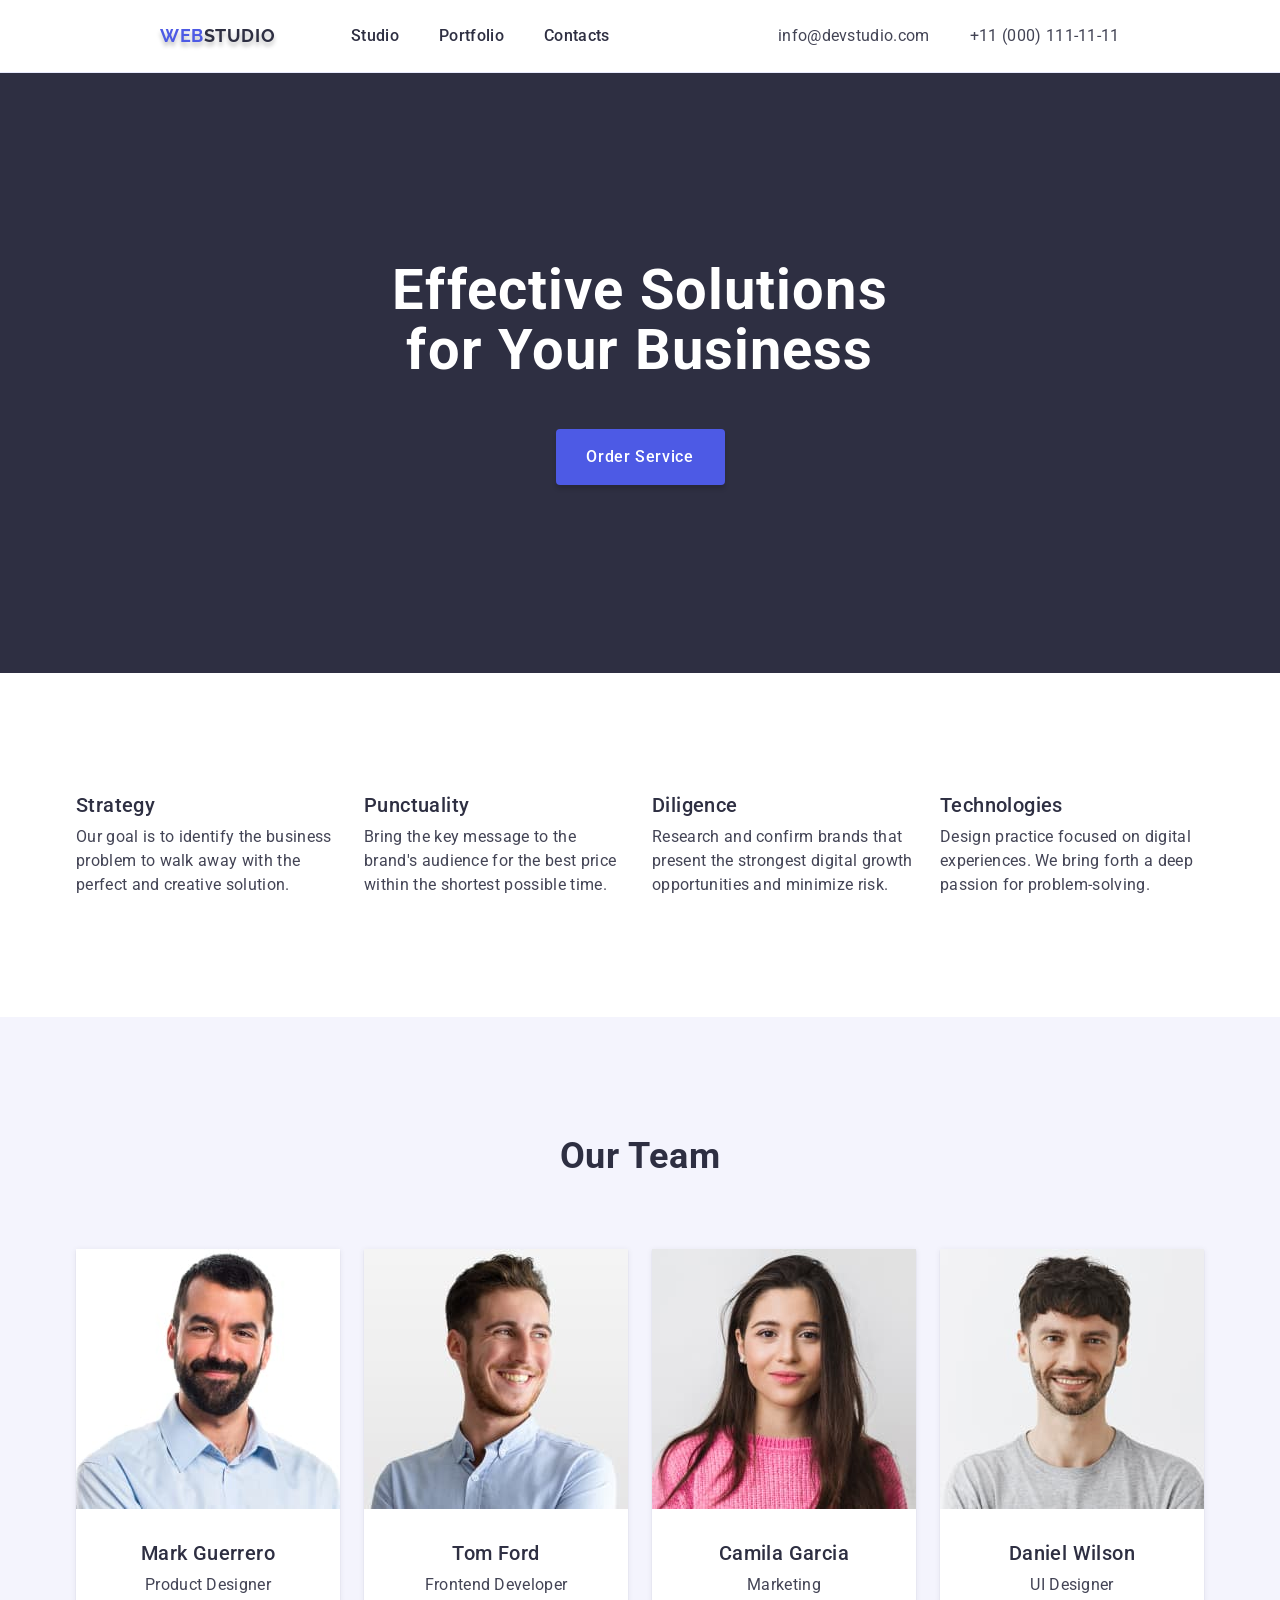
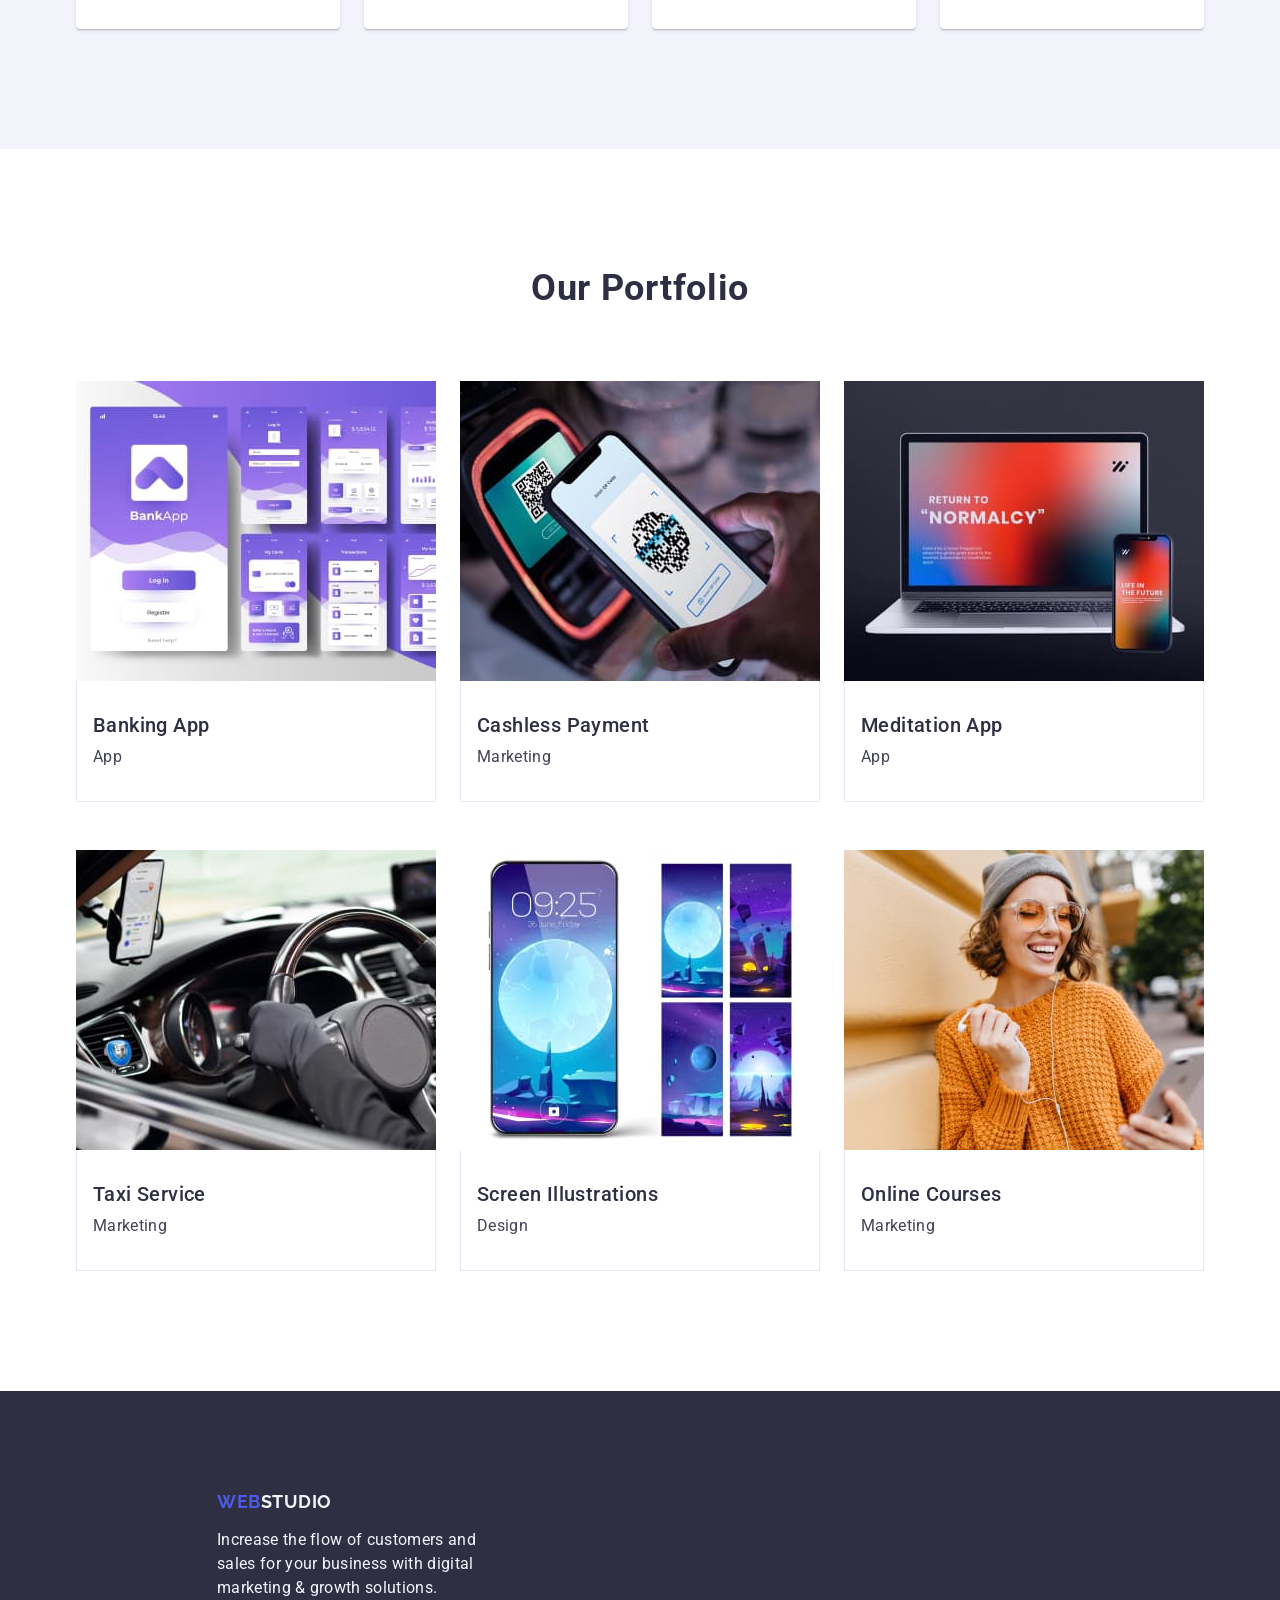
<file: index.html>
<!DOCTYPE html>
<html lang="en">
  <head>
    <meta charset="UTF-8" />
    <meta name="viewport" content="width=device-width, initial-scale=1.0" />
    <link rel="preconnect" href="https://fonts.googleapis.com" />
    <link rel="preconnect" href="https://fonts.gstatic.com" crossorigin />
    <link
      href="https://fonts.googleapis.com/css2?family=Raleway:wght@800&family=Roboto:wght@400;500;700;900&display=swap"
      rel="stylesheet"
    />
    <link rel="stylesheet" href="./modern-normalize.min.css" />
    <link rel="stylesheet" href="./css/styles.css" />
    <title>WEBSTUDIO</title>
  </head>
  <body>
    <header class="header-border">
      <div class="menu container">
        <nav class="menu-box-nav">
          <a class="logo logo-shadow" href="./index.html"
            >Web<span class="color-logo-studio-menu">Studio</span>
          </a>
          <ul class="menu-nav">
            <li class="menu-nav-list">
              <a class="menu-nav-link" href="./index.html">Studio</a>
            </li>
            <li class="menu-nav-list">
              <a class="menu-nav-link" href="">Portfolio</a>
            </li>
            <li class="menu-nav-list">
              <a class="menu-nav-link" href="">Contacts</a>
            </li>
          </ul>
        </nav>
        <address class="box-address">
          <ul class="contacts-address">
            <li class="contacts-list">
              <a class="contacts-address-link" href="mailto:info@devstudio.com"
                >info@devstudio.com</a
              >
            </li>
            <li class="contacts-list">
              <a class="contacts-address-link" href="tel:+110001111111"
                >+11 (000) 111-11-11</a
              >
            </li>
          </ul>
        </address>
      </div>
    </header>
    <main>
      <!--Hero-->
      <section class="hero">
        <div class="container">
          <h1 class="hero-header">Effective Solutions for Your Business</h1>
          <button class="hero-btn" type="button">Order Service</button>
        </div>
      </section>
      <!--Feature-->
      <section class="feature">
        <div class="container">
          <h2 class="visually-hidden">Feature</h2>
          <ul class="feature-list">
            <li class="feature-box">
              <h3 class="feature-second-header">Strategy</h3>
              <p class="feature-text">
                Our goal is to identify the business problem to walk away with
                the perfect and creative solution.
              </p>
            </li>
            <li class="feature-box">
              <h3 class="feature-second-header">Punctuality</h3>
              <p class="feature-text">
                Bring the key message to the brand's audience for the best price
                within the shortest possible time.
              </p>
            </li>
            <li class="feature-box">
              <h3 class="feature-second-header">Diligence</h3>
              <p class="feature-text">
                Research and confirm brands that present the strongest digital
                growth opportunities and minimize risk.
              </p>
            </li>
            <li class="feature-box">
              <h3 class="feature-second-header">Technologies</h3>
              <p class="feature-text">
                Design practice focused on digital experiences. We bring forth a
                deep passion for problem-solving.
              </p>
            </li>
          </ul>
        </div>
      </section>
      <!--Our Team-->
      <section class="our-team">
        <div class="container">
          <h2 class="our-team-header">Our Team</h2>
          <ul class="our-team-list">
            <li class="our-team-box">
              <img
                src="./images/our-team/markguerrero.jpg"
                alt="Zdjęcie usmiechnietego mężczyzny, ciemne, krótkie włosy i broda w koszuli jasnoniebieskiej"
                width="264"
              />
              <div class="our-team-name-box">
                <h3 class="our-team-second-header">Mark Guerrero</h3>
                <p class="our-team-text">Product Designer</p>
              </div>
            </li>
            <li class="our-team-box">
              <img
                src="./images/our-team/tomford.jpg"
                alt="Zdjęcie usmiechnietego mężczyzny, ciemno blond, krótkie włosy w koszuli jasnoniebieskiej"
                width="264"
              />
              <div class="our-team-name-box">
                <h3 class="our-team-second-header">Tom Ford</h3>
                <p class="our-team-text">Frontend Developer</p>
              </div>
            </li>
            <li class="our-team-box">
              <img
                src="./images/our-team/camilagarcia.jpg"
                alt="Zdjęcie kobiety, ciemne, długie włosy w różowym swetrze"
                width="264"
              />
              <div class="our-team-name-box">
                <h3 class="our-team-second-header">Camila Garcia</h3>
                <p class="our-team-text">Marketing</p>
              </div>
            </li>
            <li class="our-team-box">
              <img
                src="./images/our-team/danielwilson.jpg"
                alt="Zdjęcie usmiechnietego mężczyzny, ciemne, średnie włosy i mały zarost w szarej bluzie"
                width="264"
              />
              <div class="our-team-name-box">
                <h3 class="our-team-second-header">Daniel Wilson</h3>
                <p class="our-team-text">UI Designer</p>
              </div>
            </li>
          </ul>
        </div>
      </section>
      <!--Our Portfolio-->
      <section class="our-portfolio">
        <div class="container">
          <h2 class="our-portfolio-header">Our Portfolio</h2>
          <ul class="our-portfolio-list">
            <li class="our-portfolio-box">
              <img
                src="./images/our-portfolio/banking-app.jpg"
                alt="zdjęcia ekranów BankApp"
                width="360"
              />
              <div class="our-portfolio-border">
                <h3 class="our-portfolio-second-header">Banking App</h3>
                <p class="our-portfolio-text">App</p>
              </div>
            </li>
            <li class="our-portfolio-box">
              <img
                src="./images/our-portfolio/cashless-payment.jpg"
                alt="płatości telefonem zbliżeniowo"
                width="360"
              />
              <div class="our-portfolio-border">
                <h3 class="our-portfolio-second-header">Cashless Payment</h3>
                <p class="our-portfolio-text">Marketing</p>
              </div>
            </li>
            <li class="our-portfolio-box">
              <img
                class="img-margin"
                src="./images/our-portfolio/meditation-app.jpg"
                alt="laptop i telefon"
                width="360"
              />
              <div class="our-portfolio-border">
                <h3 class="our-portfolio-second-header">Meditation App</h3>
                <p class="our-portfolio-text">App</p>
              </div>
            </li>
            <li class="our-portfolio-box">
              <img
                src="./images/our-portfolio/taxi-service.jpg"
                alt="ręce na kierownicy samochodu z włączoną mapą"
                width="360"
              />
              <div class="our-portfolio-border">
                <h3 class="our-portfolio-second-header">Taxi Service</h3>
                <p class="our-portfolio-text">Marketing</p>
              </div>
            </li>
            <li class="our-portfolio-box">
              <img
                src="./images/our-portfolio/screen-illustractions.jpg"
                alt="tapety telefonu"
                width="360"
              />
              <div class="our-portfolio-border">
                <h3 class="our-portfolio-second-header">
                  Screen Illustrations
                </h3>
                <p class="our-portfolio-text">Design</p>
              </div>
            </li>
            <li class="our-portfolio-box">
              <img
                src="./images/our-portfolio/online-courses.jpg"
                alt="usmiechnięta kobieta z telefonem"
                width="360"
              />
              <div class="our-portfolio-border">
                <h3 class="our-portfolio-second-header">Online Courses</h3>
                <p class="our-portfolio-text">Marketing</p>
              </div>
            </li>
          </ul>
        </div>
      </section>
    </main>
    <footer class="box-footer">
      <div class="logo-footer container">
        <a class="logo link-logo-footer" href="./index.html"
          >Web<span class="color-logo-studio-footer">Studio</span></a
        >
        <p class="text-footer">
          Increase the flow of customers and sales for your business with
          digital marketing & growth solutions.
        </p>
      </div>
    </footer>
  </body>
</html>
</file>
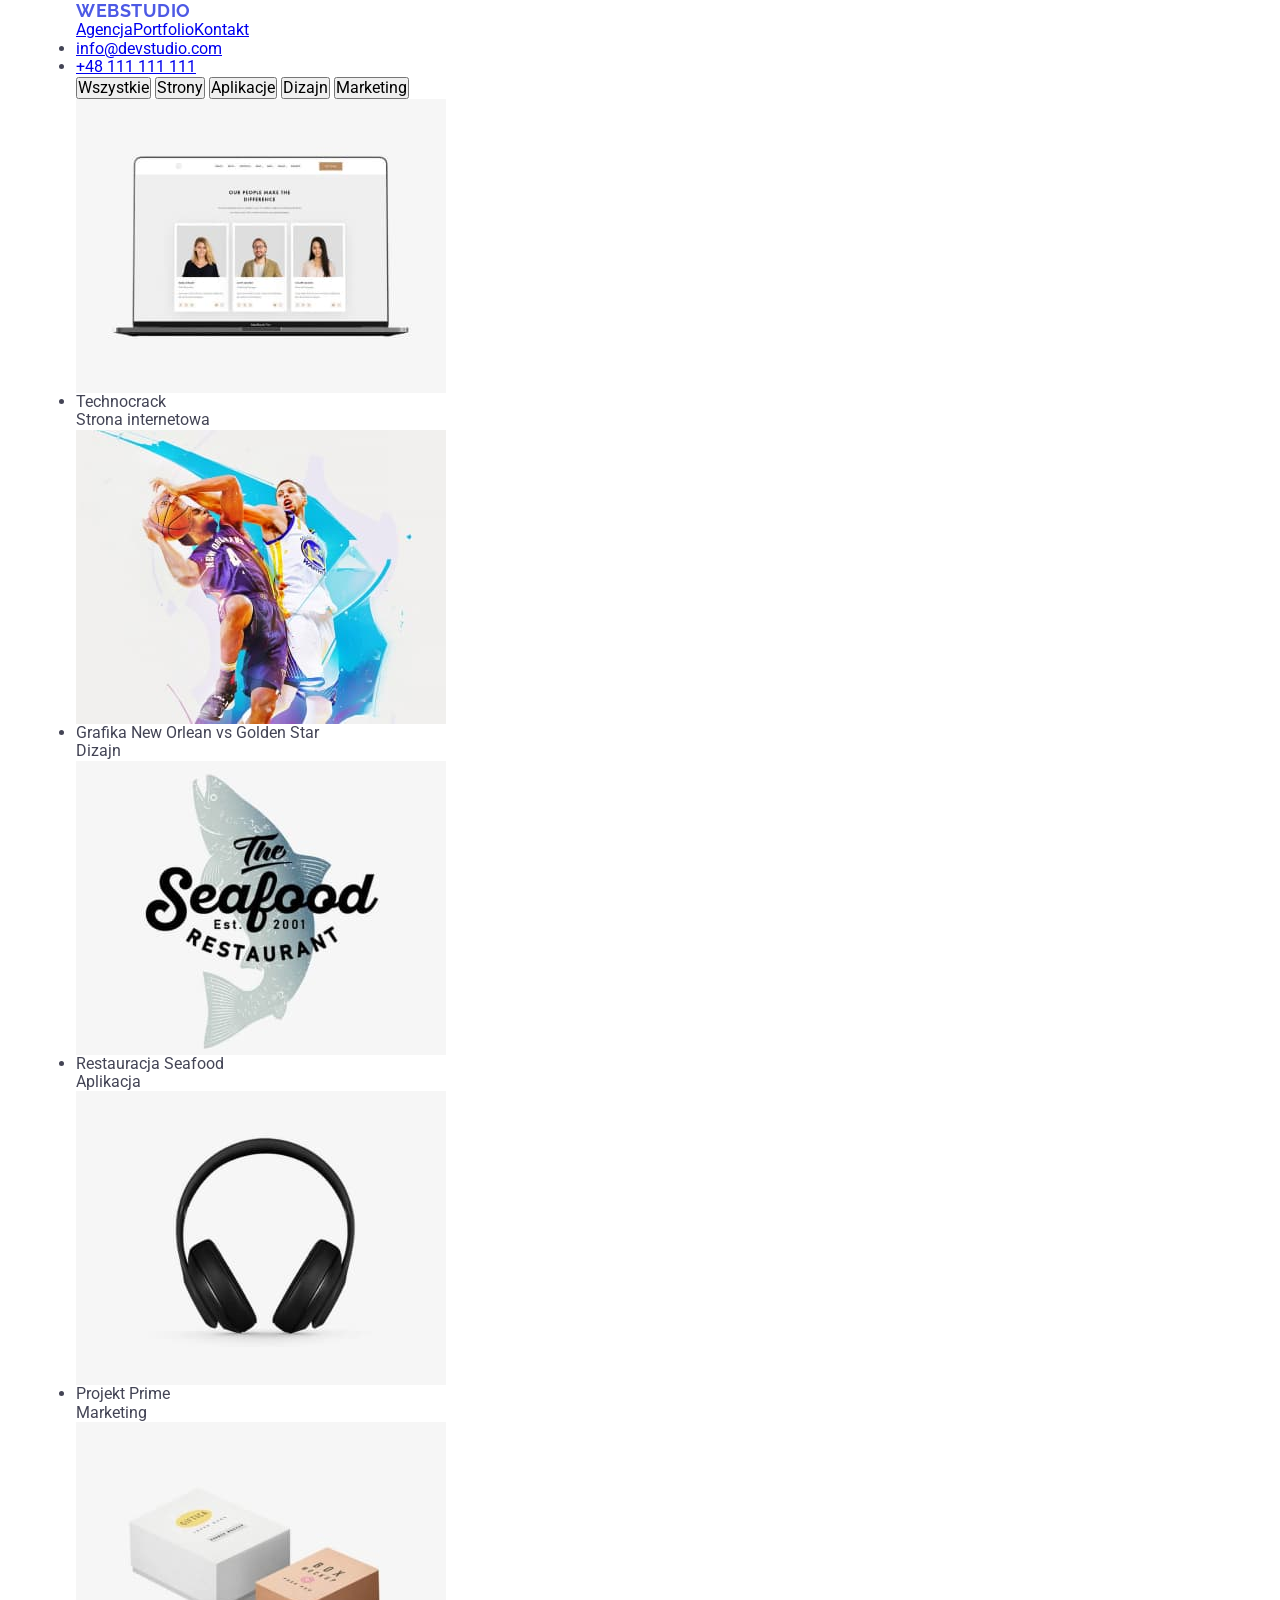
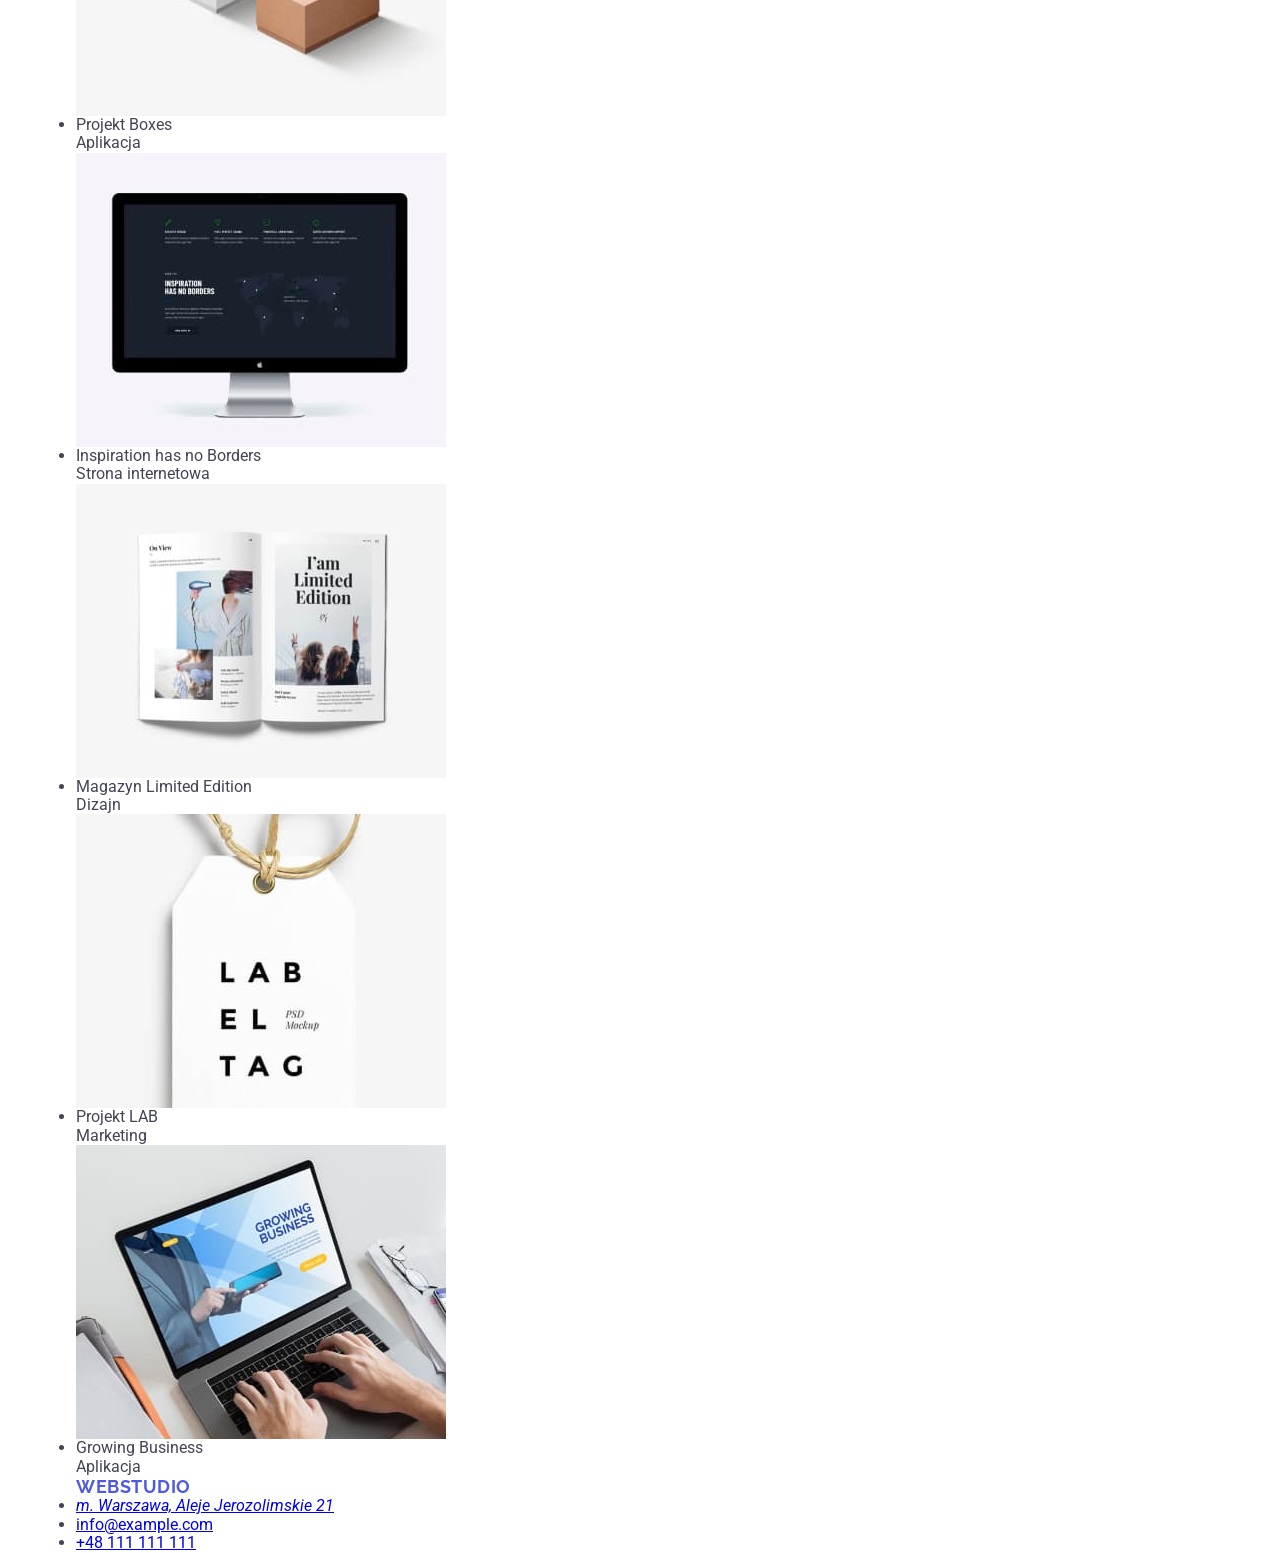
<file: portfolio.html>
<!DOCTYPE html>
<html lang="en">
  <head>
    <meta charset="UTF-8" />
    <meta http-equiv="X-UA-Compatible" content="IE=edge" />
    <meta name="viewport" content="width=device-width, initial-scale=1.0" />
    <title>Portfolio</title>
    <link
      rel="stylesheet"
      href="https://cdnjs.cloudflare.com/ajax/libs/modern-normalize/1.1.0/modern-normalize.min.css"
      integrity="sha512-wpPYUAdjBVSE4KJnH1VR1HeZfpl1ub8YT/NKx4PuQ5NmX2tKuGu6U/JRp5y+Y8XG2tV+wKQpNHVUX03MfMFn9Q=="
      crossorigin="anonymous"
      referrerpolicy="no-referrer"
    />
    <link href="./css/styles.css" rel="stylesheet" />
    <link rel="preconnect" href="https://fonts.googleapis.com" />
    <link rel="preconnect" href="https://fonts.gstatic.com" crossorigin />
    <link
      href="https://fonts.googleapis.com/css2?family=Raleway:wght@700&family=Roboto:wght@400;500;700;900&display=swap"
      rel="stylesheet"
    />
  </head>
  <body>
    <header>
      <div class="container header-position">
        <a class="logo" href="./index.html"><span class="text-blue">Web</span>Studio</a>
        <nav>
          <ul class="menu-nav">
            <li><a href="./index.html">Agencja</a></li>
            <li><a href="./portfolio.html">Portfolio</a></li>
            <li><a href="#">Kontakt</a></li>
          </ul>
        </nav>
        <ul class="menu-contact">
          <li>
            <a href="mailto:info@devstudio.com">info@devstudio.com</a>
          </li>
          <li>
            <a href="tel:+48111111111">+48 111 111 111</a>
          </li>
        </ul>
      </div>
    </header>
    <main>
      <section class="section container portfolio-list">
        <div class="menu2">
          <button class="portfolio-button" type="button">Wszystkie</button>
          <button class="portfolio-button" type="button">Strony</button>
          <button class="portfolio-button" type="button">Aplikacje</button>
          <button class="portfolio-button" type="button">Dizajn</button>
          <button class="portfolio-button" type="button">Marketing</button>
        </div>
        <div class="portfolio-card">
          <ul>
            <li>
              <img
                src="./images/portfolio/portfolio1_img.jpg"
                alt="strona internetowa technocrack"
                width="370"
                height="294"
              />
              <div class="card-border">
                <p class="portfolio-main-text">Technocrack</p>
                <p class="portfolio-text">Strona internetowa</p>
              </div>
            </li>
            <li>
              <img
                src="./images/portfolio/portfolio2_img.jpg"
                alt="Dizajn Grafika New Orlean vs Golden Star"
                width="370"
                height="294"
              />
              <div class="card-border">
                <p class="portfolio-main-text">Grafika New Orlean vs Golden Star</p>
                <p class="portfolio-text">Dizajn</p>
              </div>
            </li>
            <li>
              <img
                src="./images/portfolio/portfolio3_img.jpg"
                alt="Aplikacja Restauracja Seafood"
                width="370"
                height="294"
              />
              <div class="card-border">
                <p class="portfolio-main-text">Restauracja Seafood</p>
                <p class="portfolio-text">Aplikacja</p>
              </div>
            </li>
            <li>
              <img
                src="./images/portfolio/portfolio4_img.jpg"
                alt="Marketing Projekt Prime"
                width="370"
                height="294"
              />
              <div class="card-border">
                <p class="portfolio-main-text">Projekt Prime</p>
                <p class="portfolio-text">Marketing</p>
              </div>
            </li>
            <li>
              <img
                src="./images/portfolio/portfolio5_img.jpg"
                alt="Aplikacja Projekt Boxes"
                width="370"
                height="294"
              />
              <div class="card-border">
                <p class="portfolio-main-text">Projekt Boxes</p>
                <p class="portfolio-text">Aplikacja</p>
              </div>
            </li>
            <li>
              <img
                src="./images/portfolio/portfolio6_img.jpg"
                alt="Strona internetowa Inspiration has no Borders"
                width="370"
                height="294"
              />
              <div class="card-border">
                <p class="portfolio-main-text">Inspiration has no Borders</p>
                <p class="portfolio-text">Strona internetowa</p>
              </div>
            </li>
            <li>
              <img
                src="./images/portfolio/portfolio7_img.jpg"
                alt="Dizajn Magazyn Limited Edition"
                width="370"
                height="294"
              />
              <div class="card-border">
                <p class="portfolio-main-text">Magazyn Limited Edition</p>
                <p class="portfolio-text">Dizajn</p>
              </div>
            </li>
            <li>
              <img
                src="./images/portfolio/portfolio8_img.jpg"
                alt="Marketing Projekt LAB"
                width="370"
                height="294"
              />
              <div class="card-border">
                <p class="portfolio-main-text">Projekt LAB</p>
                <p class="portfolio-text">Marketing</p>
              </div>
            </li>
            <li>
              <img
                src="./images/portfolio/portfolio9_img.jpg"
                alt="Aplikacja Growing Business"
                width="370"
                height="294"
              />
              <div class="card-border">
                <p class="portfolio-main-text">Growing Business</p>
                <p class="portfolio-text">Aplikacja</p>
              </div>
            </li>
          </ul>
        </div>
      </section>
    </main>
    <footer>
      <section class="footer-box">
        <div class="container">
          <div class="footer-logo">
            <a class="logo" href="./index.html"><span class="text-blue">Web</span>Studio</a>
          </div>
          <div class="footer-nav-contact">
            <address>
              <ul class="footer-address">
                <li>
                  <a href="https://goo.gl/maps/KbZr57rCnXVUUgMi8" target="_blank"
                    >m. Warszawa, Aleje Jerozolimskie 21</a
                  >
                </li>
              </ul>
            </address>
            <ul class="footer-contact">
              <li><a href="mailto:info@example.com">info@example.com</a></li>
              <li><a href="tel:+48111111111">+48 111 111 111</a></li>
            </ul>
          </div>
        </div>
      </section>
    </footer>
  </body>
</html>
</file>
<file: css/styles.css>
/*globalne*/
*{
    margin:0;
    padding: 0;
}
body{
    font-family: "Roboto", sans-serif;
    color: #434455;
    background-color: #FFFFFF;
}

img {
    display: block;
}

.container{
    max-width: 1158px;
    margin: 0 auto;
    padding: 0 15px;
}
h1{
    margin: auto;
}

.logo{
    font-family:"Raleway", sans-serif;
    font-weight: 700;
    font-size: 18px;
    line-height: 117%;
    letter-spacing: 0.03em;
    text-transform: uppercase;
    text-decoration: none;
    color: #4d5ae5;
}

.logo-shadow{
    text-shadow: 0 4px 4px rgba(0, 0, 0, 0.25);
    margin-right: 76px;
}
.header-border{
border-bottom: 1px solid #e7e9fc;
}

.visually-hidden {
    position: absolute;
    width: 1px;
    height: 1px;
    margin: -1px;
    border: 0;
    padding: 0;
    white-space: nowrap;
    clip-path: inset(100%);
    clip: rect(0 0 0 0);
    overflow: hidden;
}
/*Menu*/
.menu{
    display: flex;
    justify-content: space-around;
    
}
.menu-box-nav {
    display: flex;
    align-items: center;
}
.color-logo-studio-menu{
    color: #2e2f42;
}

.menu-nav{
    list-style-type: none;
    display: flex;
}

.menu-nav-link{
    text-decoration: none;
    color:#2e2f42;
    font-weight: 500;
    line-height: 150%;
    letter-spacing: 0.02em;
    padding: 24px 0;
}
.menu-nav-list:not(:last-child){
    margin-right: 40px;
}

.menu-nav-link:hover,
.menu-nav-link:focus {
    color: #404bbf;
}

.box-address{
    font-style: normal; 
}

.contacts-address{
    list-style-type: none;
    display: flex;
}
.contacts-list{
    padding: 24px 0;
}
.contacts-list:not(:last-child){
    margin-right: 40px;
}
.contacts-address-link{
    line-height: 150%;
    letter-spacing: 0.02em;
    text-decoration: none;
    color: #434455;
}
.contacts-address-link:hover,
.contacts-address-link:focus {
    color: #404bbf;
}

/* Hero */
.hero{
    background-color: #2e2f42;
    max-width: 1440px;
    text-align: center;
    padding: 188px 0;
    margin: 0 auto;
    
}
.hero-header{
    font-weight: 700;
    font-size: 56px;
    line-height: 107%;
    letter-spacing: 0.02em;
    color: #fff;
    max-width: 496px;
    margin-bottom: 48px;
}
.hero-btn{
    /*box model*/
    display: block;
    margin: 0 auto;

    min-width: 169px;
    height: 56px;
    border: none;
    cursor: pointer;
    background-color: #4d5ae5;
    border-radius: 4px;
    box-shadow: 0 4px 4px 0 rgba(0, 0, 0, 0.15);
    /*text*/
    font-family: "Roboto", sans-serif;
    font-weight: 500;
    font-size: 16px;
    line-height: 150%;
    letter-spacing: 0.04em;
    color: #fff;
}
.hero-btn:hover,
.hero-btn:focus{
    background-color: #404bbf;
}


/*feature*/
.feature{
    margin: auto;
    padding: 120px 0;
}
.feature-list{
    list-style-type: none;
    letter-spacing: 0.02em;
    display: flex;
    justify-content: center;

}
.feature-box{
    width: calc((100% - 72px) / 4 )
    
}
.feature-box:not(:last-child){
    margin-right: 24px;
}
.feature-second-header{
    font-weight: 500;
    font-size: 20px;
    line-height: 120%;
    letter-spacing: 0.02em;
    color: #2e2f42;
    margin-bottom: 8px;
}
.feature-text{
    line-height: 150%;
    color: #434455;
}



/*Our Team*/
.our-team{
    background-color: #f4f4fd;
    text-transform: capitalize;
    color: #2e2f42;
    padding: 120px 0;
}
.our-team-header{
    font-weight: 700;
    font-size: 36px;
    line-height: 111%;
    letter-spacing: 0.02em;
    text-align: center;
    margin-bottom: 72px;
}
.our-team-list{
    list-style-type: none;
    display: flex;
    justify-content: center;
    gap: 24px;
}

.our-team-box{
    background-color: #fff;
    width: calc((100% - 72px) / 4);
    border-radius: 0 0 4px 4px;
    box-shadow: 0 2px 1px 0 rgba(46, 47, 66, 0.08), 0 1px 1px 0 rgba(46, 47, 66, 0.16), 0 1px 6px 0 rgba(46, 47, 66, 0.08);
}
.our-team-name-box{
    padding: 32px 0;
}
.our-team-second-header{
    font-weight: 500;
    font-size: 20px;
    line-height: 120%;
    letter-spacing: 0.02em;
    text-align: center;
    margin-bottom: 8px;
}
.our-team-text{
        line-height: 150%;
        letter-spacing: 0.02em;
        text-align: center;
        color: #434455;
}



/*Our Portfolio*/
.our-portfolio{
    padding-top: 120px;
    padding-bottom: 120px;
}
.our-portfolio-box{
    background-color: #fff;
    text-transform: capitalize;
    
}

.our-portfolio-border{
    border: 1px solid #e7e9fc;
    padding: 32px 16px;
    border-top: none;
    
}

.our-portfolio-header{
    font-weight: 700;
    font-size: 36px;
    line-height: 111%;
    letter-spacing: 0.02em;
    text-align: center;
    color: #2e2f42;
    margin-bottom: 72px;
    
}
.our-portfolio-list{
    list-style-type: none;
    display: flex;
    flex-wrap: wrap; 
    justify-content: center;
    column-gap: 24px;
    row-gap: 48px;
}
.our-portfolio-box{
    width: calc((100% - 48px) / 3);
}

.our-portfolio-text{
        line-height: 150%;
        letter-spacing: 0.02em;
        color: #434455;
}
.our-portfolio-second-header{
    font-weight: 500;
    font-size: 20px;
    line-height: 120%;
    letter-spacing: 0.02em;
    color: #2e2f42;
    margin-bottom: 8px;
}


/*FOOTER*/
.box-footer {
    background-color: #2e2f42;
    padding: 100px 0;
}

.color-logo-studio-footer {
    color: #f4f4fd;
}

.text-footer{
        line-height: 1.5;
        letter-spacing: 0.02em;
        color: #f4f4fd;
        max-width: 264px; 
}

.logo-footer{
    padding-left: 156px;
}

.link-logo-footer{
    display: inline-block;
    margin-bottom: 16px;
}
</file>
